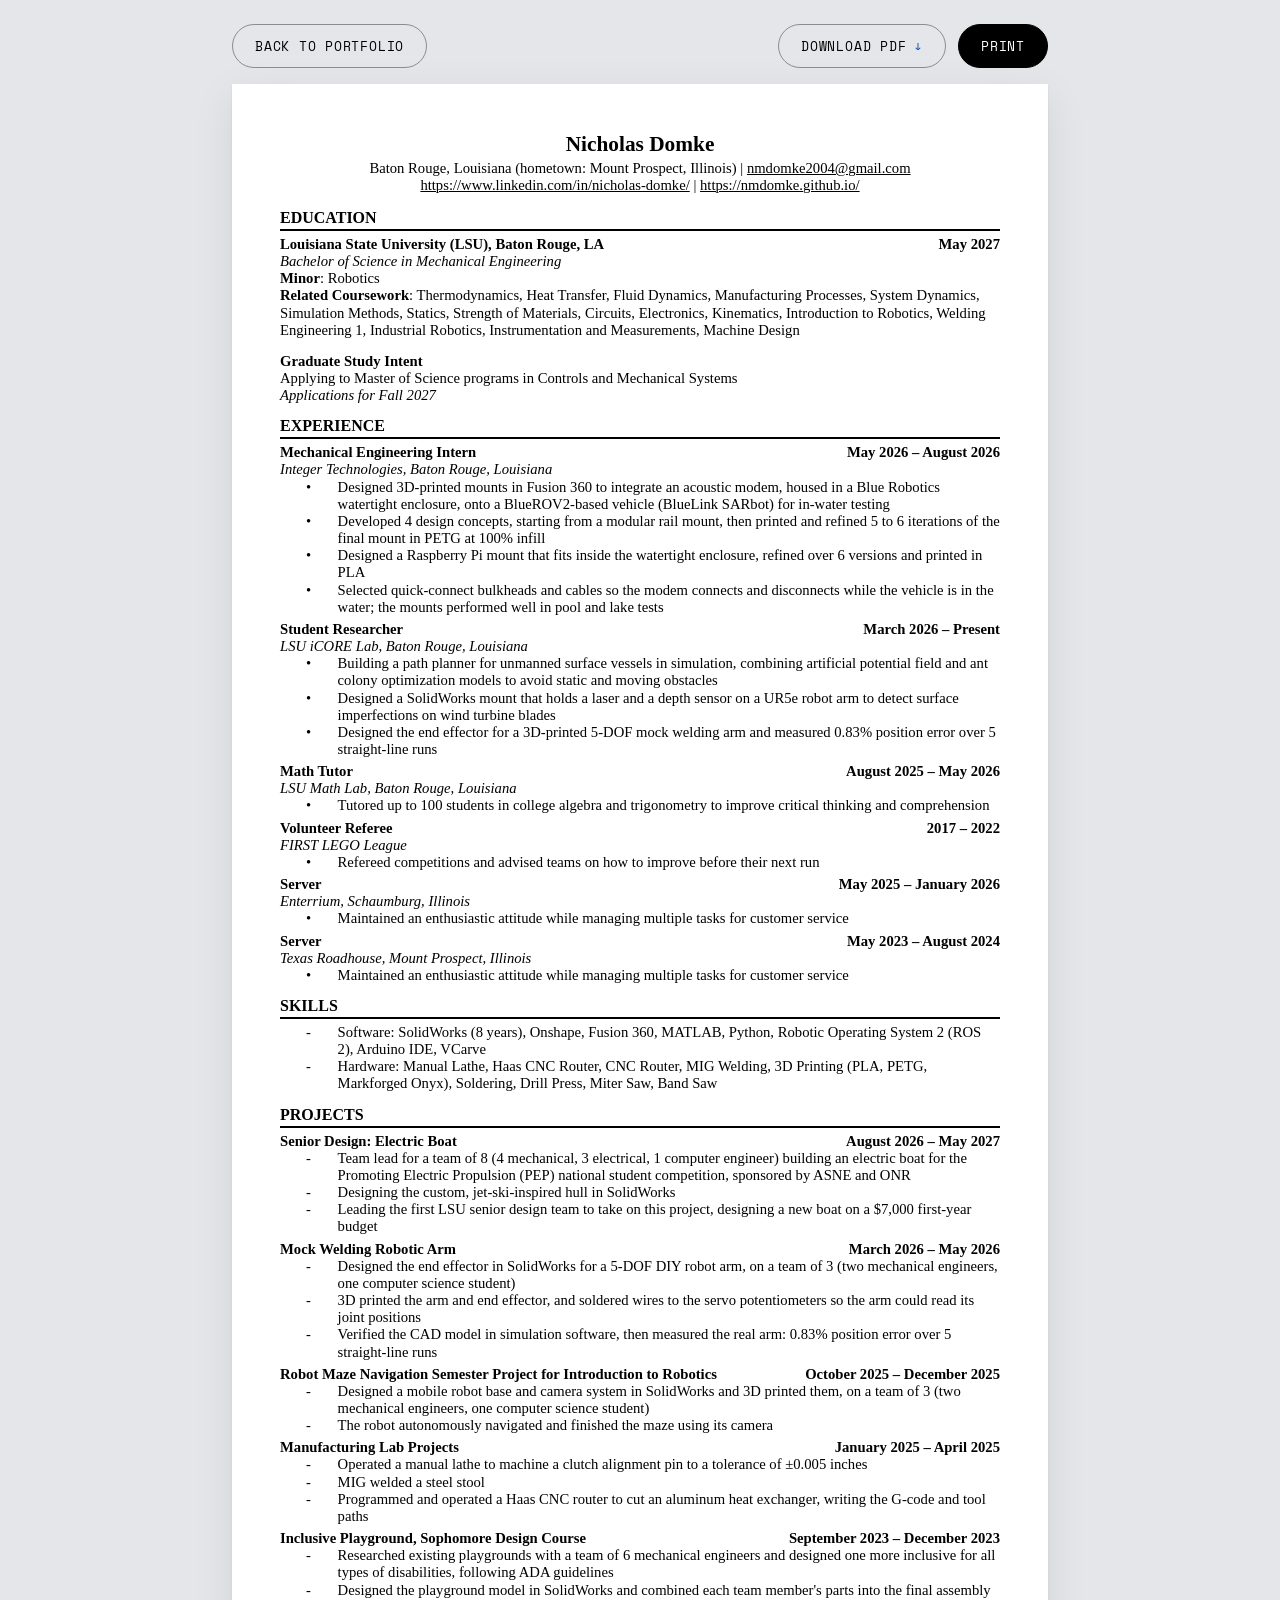
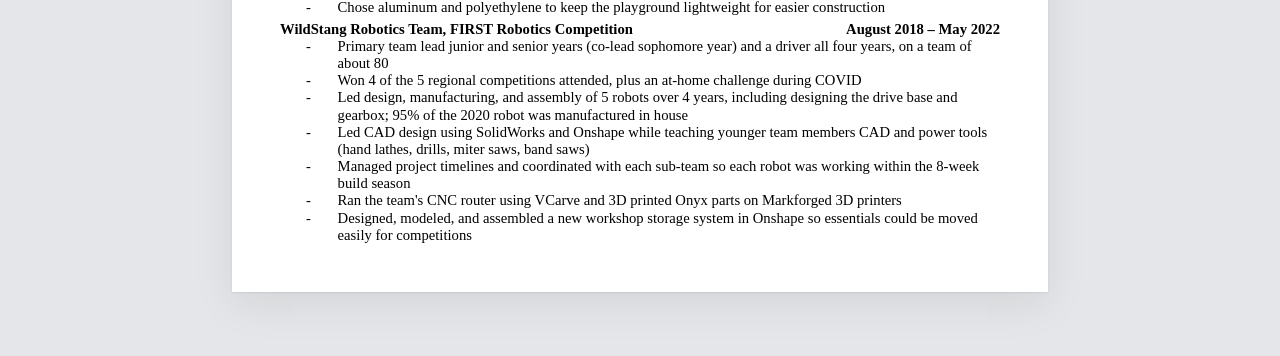
<file: resume.html>
<!doctype html>
<html lang="en">
<head>
  <meta charset="utf-8">
  <meta name="viewport" content="width=device-width, initial-scale=1">
  <title>Nicholas Domke | Resume</title>
  <meta name="description" content="Resume of Nicholas Domke, mechanical engineering senior at LSU with a robotics minor.">
  <meta name="theme-color" content="#E4E6E9">
  <link rel="canonical" href="https://nmdomke.github.io/resume.html">
  <meta property="og:type" content="profile">
  <meta property="og:site_name" content="Nicholas Domke">
  <meta property="og:url" content="https://nmdomke.github.io/resume.html">
  <meta property="og:title" content="Nicholas Domke | Resume">
  <meta property="og:description" content="Resume of Nicholas Domke, mechanical engineering senior at LSU with a robotics minor.">
  <meta property="og:image:width" content="1200">
  <meta property="og:image:height" content="630">
  <meta property="og:image" content="https://nmdomke.github.io/assets/og.png">
  <meta property="og:image:alt" content="Nicholas Domke, Mechanical Engineering, LSU, Class of 2027">
  <meta name="twitter:card" content="summary_large_image">
  <meta name="twitter:image:alt" content="Nicholas Domke, Mechanical Engineering, LSU, Class of 2027">
  <link rel="icon" href="assets/favicon.svg" type="image/svg+xml">
  <link rel="apple-touch-icon" href="assets/apple-touch-icon.png">
  <link rel="preconnect" href="https://fonts.googleapis.com">
  <link rel="preconnect" href="https://fonts.gstatic.com" crossorigin>
  <!-- Tinos matches Times New Roman, the font on his resume PDF; Space Mono is for the buttons above the sheet -->
  <link href="https://fonts.googleapis.com/css2?family=Tinos:ital,wght@0,400;0,700;1,400;1,700&family=Space+Mono:wght@400;700&display=swap" rel="stylesheet">
  <link rel="stylesheet" href="assets/css/resume.css">
</head>
<body>
  <!-- His resume as a web page, built from the "resume" block in content.js and styled
       like his PDF. It has no phone number on purpose. Visitors can download his PDF
       or print this page. -->
  <nav class="tools" aria-label="Resume tools">
    <a class="pill ghost" href="./">Back to portfolio</a>
    <span class="tools-end">
      <a class="pill ghost" id="pdf-btn" href="assets/Nicholas_Domke_Resume.pdf" download="Nicholas_Domke_Resume.pdf">Download PDF</a>
      <button class="pill solid" type="button" id="print-btn">Print</button>
    </span>
  </nav>
  <main class="sheet" id="resume"></main>
  <noscript><p class="noscript">This page needs JavaScript turned on to show the resume.</p></noscript>
  <!-- content-guard.js turns a mistake in content.js into a clear message instead of a blank page -->
  <script src="assets/js/content-guard.js"></script>
  <script src="content.js" onerror="window.SITE_ERROR = { message: 'content.js could not be loaded. It may be missing, renamed, or not in the main folder.', line: 0 }"></script>
  <script src="assets/js/resume.js"></script>
</body>
</html>
</file>
<file: assets/css/resume.css>
/* The resume page, styled like his resume PDF: Times New Roman style serif (Tinos),
   black on white, bold section headings with a heavy rule under each.
   On screen: a white letter-size sheet on the site's grey, with the site's buttons above.
   In print: just the sheet, Letter, 0.5in margins, on two pages like his PDF. */
:root {
  --ink: #000000;
  --accent: #1450A8;
  --desk: #E4E6E9;   /* the site's drafting-table grey */
  --serif: "Tinos", "Times New Roman", Times, serif;
  --mono: "Space Mono", ui-monospace, monospace;
}
* { box-sizing: border-box; }
html { background: var(--desk); }
body { margin: 0; padding: 24px 16px 64px; background: var(--desk); color: var(--ink); font-family: var(--serif); }
:focus-visible { outline: 2px solid var(--accent); outline-offset: 3px; border-radius: 4px; }

/* the site's buttons above the sheet */
.tools { max-width: 8.5in; margin: 0 auto 16px; display: flex; justify-content: space-between; gap: 12px; flex-wrap: wrap; }
.tools-end { display: flex; gap: 12px; flex-wrap: wrap; }
.pill { display: inline-flex; align-items: center; min-height: 44px; padding: 0 22px; border-radius: 999px; font-family: var(--mono); font-size: 0.8rem; text-transform: uppercase; letter-spacing: .06em; text-decoration: none; cursor: pointer; }
.pill.ghost { border: 1px solid #8C8C8C; background: transparent; color: var(--ink); }
.pill.ghost:hover { border-color: var(--ink); }
.pill.solid { border: 1px solid var(--ink); background: var(--ink); color: #fff; }
.pill.solid:hover { background: var(--accent); border-color: var(--accent); }
#pdf-btn::after { content: "\2193"; margin-left: 8px; color: var(--accent); }
.pill[hidden] { display: none; }

/* the sheet: 11pt text, 16pt name, 12pt headings, like his PDF */
.sheet { max-width: 8.5in; margin: 0 auto; background: #fff; padding: clamp(20px, 6vw, 0.5in);
  font-size: 11pt; line-height: 1.17; box-shadow: 0 1px 2px rgba(0,0,0,.08), 0 12px 40px rgba(0,0,0,.08); }
.sheet a { color: inherit; text-decoration: underline; text-underline-offset: 1px; text-decoration-thickness: 1px; }
.head { text-align: center; margin-bottom: 14px; }
.name { margin: 0 0 2px; font-size: 16pt; font-weight: 700; line-height: 1.2; }
.contact { margin: 0; overflow-wrap: anywhere; }

.sec { margin-top: 12px; }
.sec-h { margin: 0 0 5px; padding-bottom: 1px; border-bottom: 2.25px solid var(--ink); font-size: 12pt; font-weight: 700; text-transform: uppercase; line-height: 1.25; }
.item + .item { margin-top: 5px; }
.grad { margin-top: 14px !important; }
.row { display: flex; justify-content: space-between; align-items: baseline; gap: 4px 16px; flex-wrap: wrap; }
.row-t { margin: 0; font-size: 1em; font-weight: 700; }
.row-d { font-weight: 700; white-space: nowrap; margin-left: auto; }
.where, .line { margin: 0; }
.pts { margin: 0; padding: 0 0 0 0.6in; list-style: none; }
.pts li { position: relative; }
.pts li::before { position: absolute; left: -0.33in; }
.pts.dots li::before { content: "\2022"; }
.pts.dashes li::before { content: "-"; }
.noscript { max-width: 8.5in; margin: 0 auto; font-family: var(--mono); }

/* phones: a slightly smaller indent, and the date drops under a long title */
@media screen and (max-width: 560px) {
  .sheet { font-size: 16px; line-height: 1.3; }
  .name { font-size: 22px; }
  .sec-h { font-size: 17px; }
  .pts { padding-left: 26px; }
  .pts li::before { left: -16px; }
  .row-d { margin-left: 0; }
}

@page { size: letter; margin: 0.5in; }
@media print {
  html, body { background: #fff; padding: 0; }
  .tools, noscript { display: none !important; }
  .sheet { max-width: none; padding: 0; box-shadow: none; }
  .sheet { line-height: 1.15; }
  .head { margin-bottom: 10px; }
  .sec { margin-top: 10px; }
  .item + .item { margin-top: 4px; }
  .grad { margin-top: 12px !important; }
  .item, .sec-skills { break-inside: avoid; }
  .sec-h { break-after: avoid; }
  .sec-projects { break-before: page; }   /* Projects starts page 2, as on his PDF */
  .sec-projects .sec-h { margin-top: 0; }
  .sec-projects { margin-top: 0; }
}
</file>
